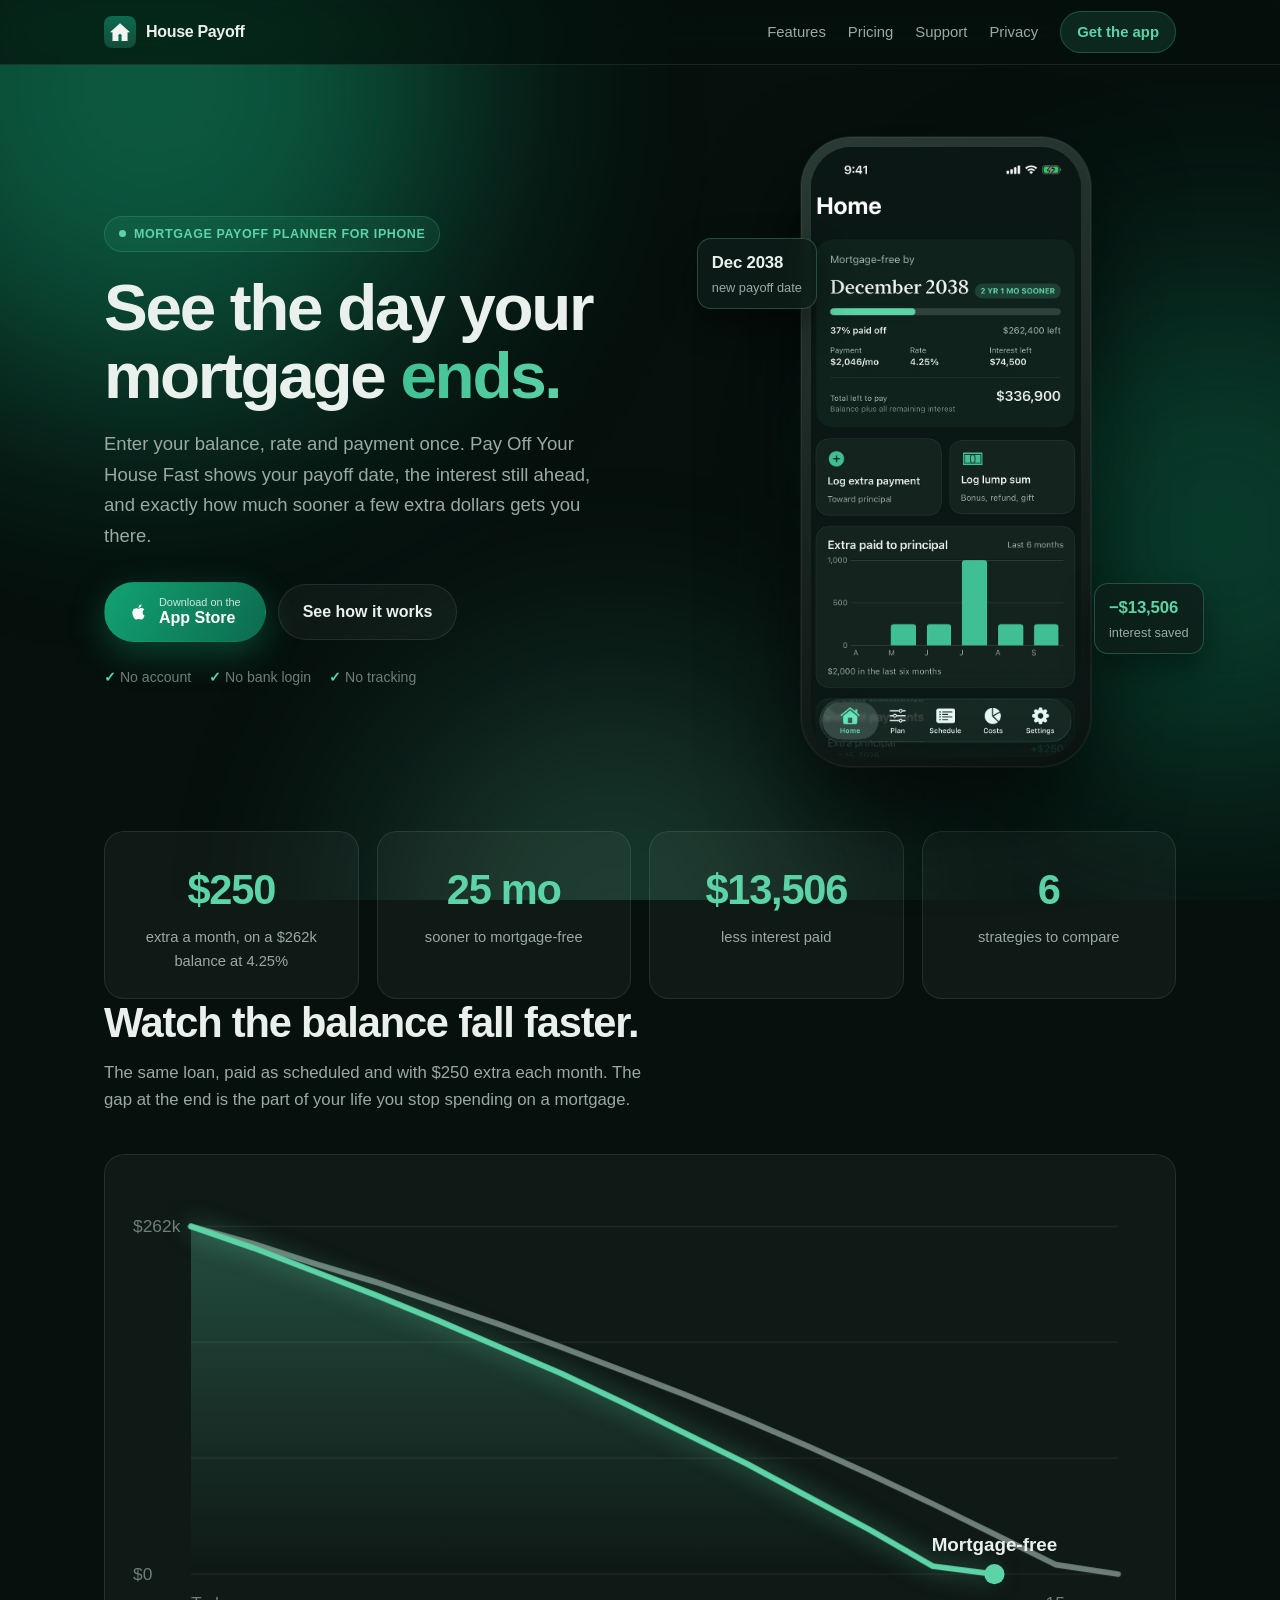
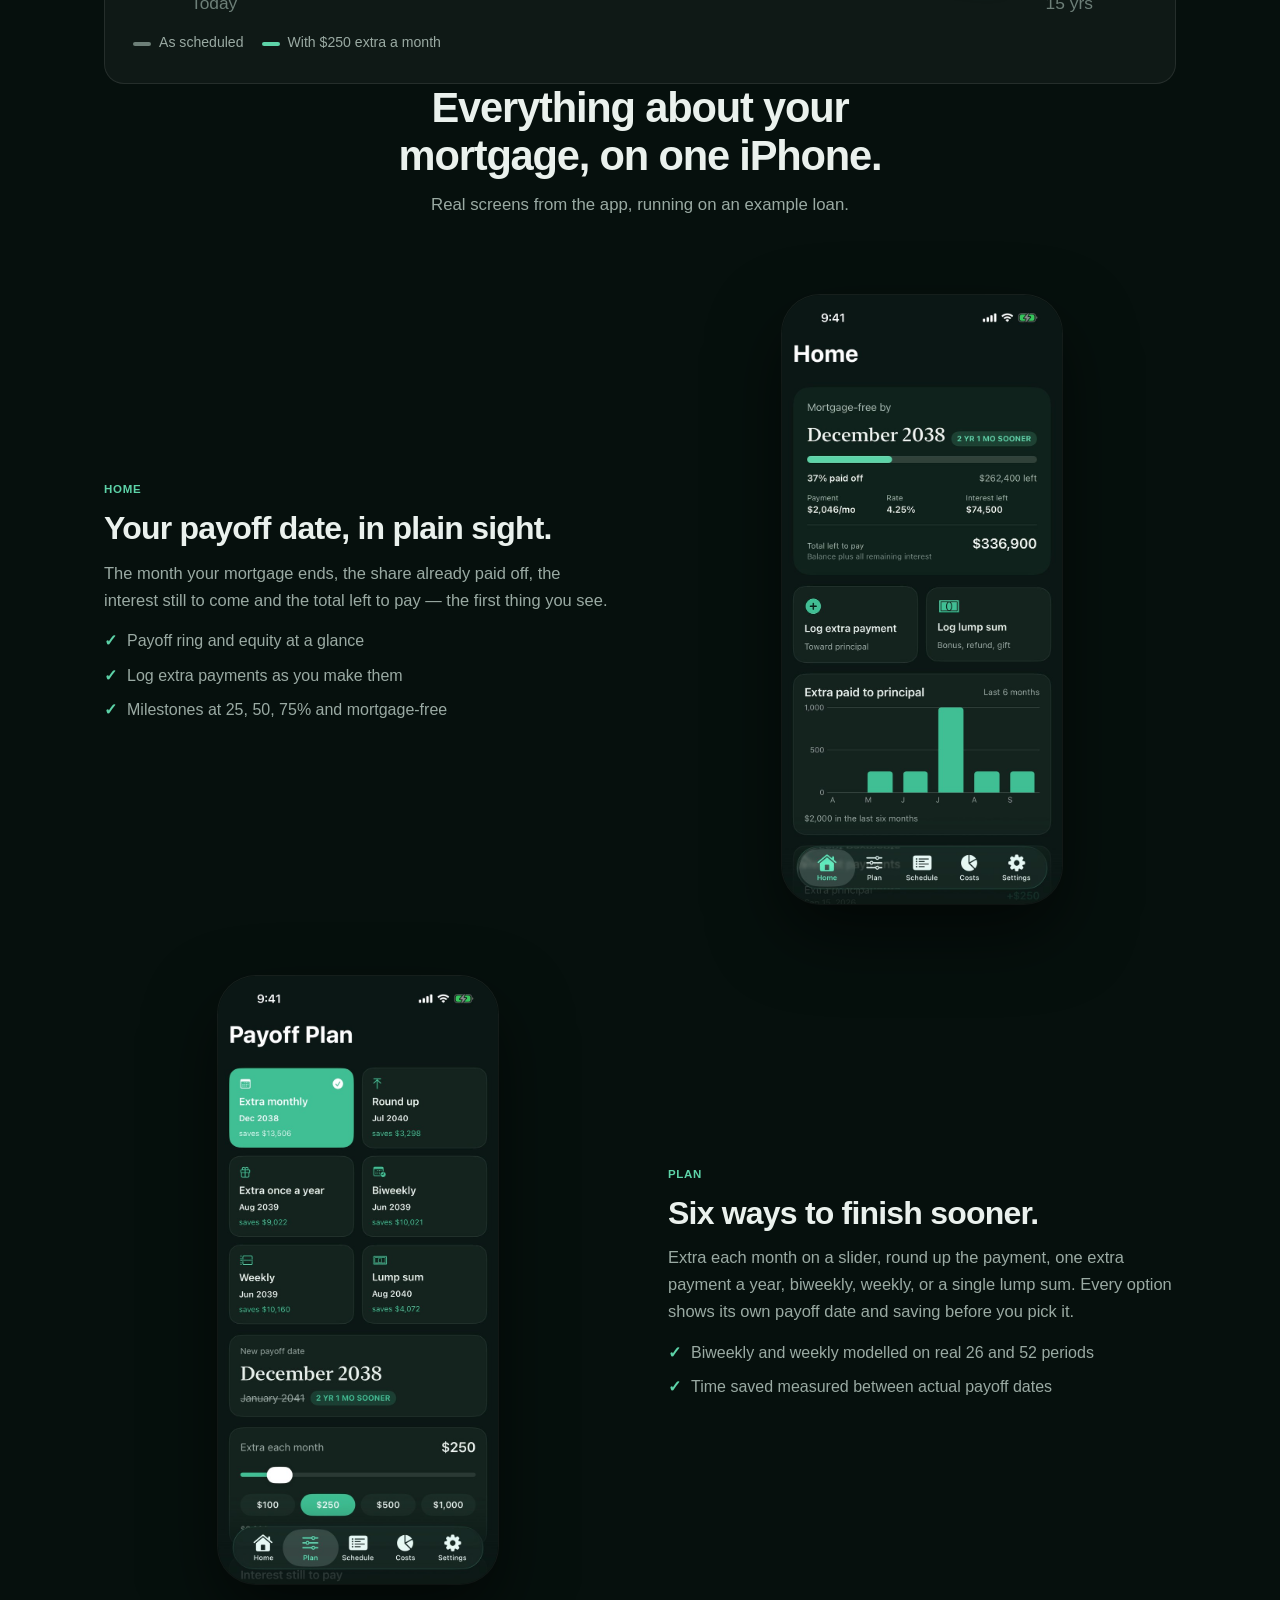
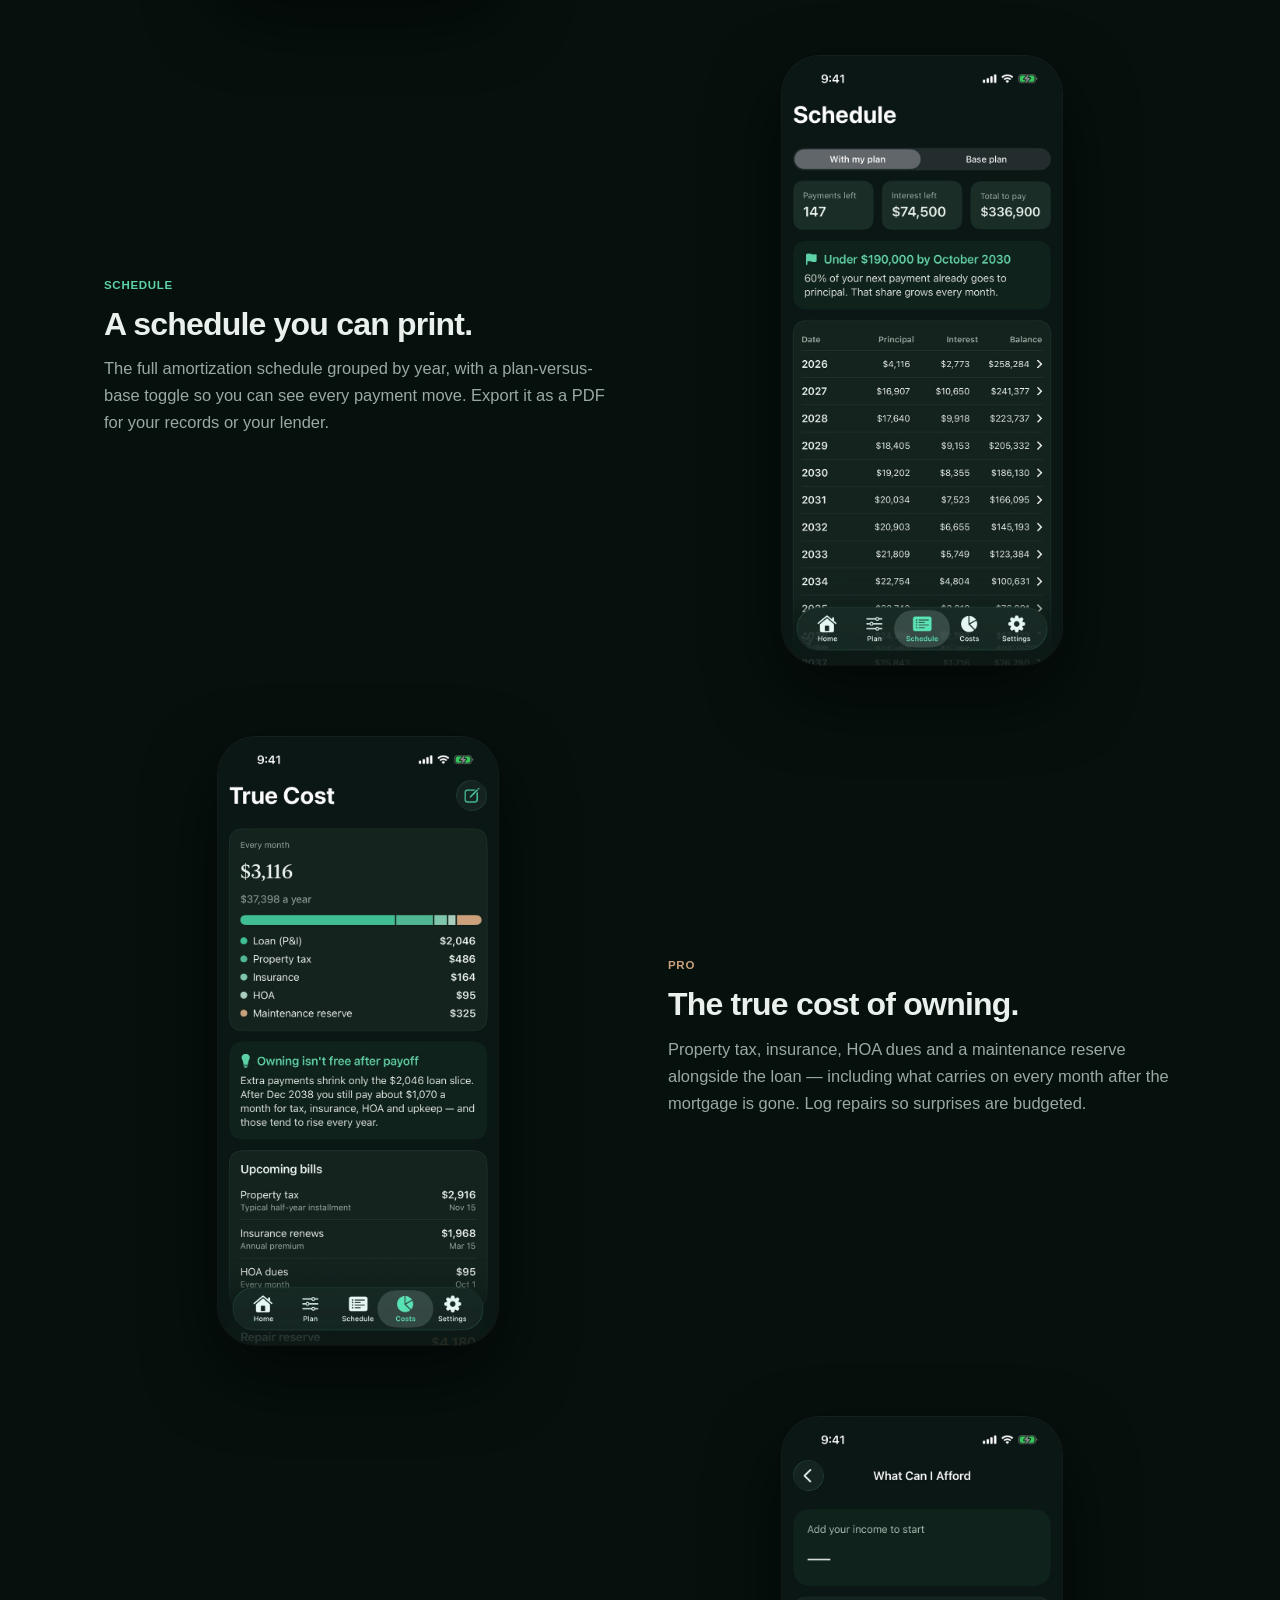
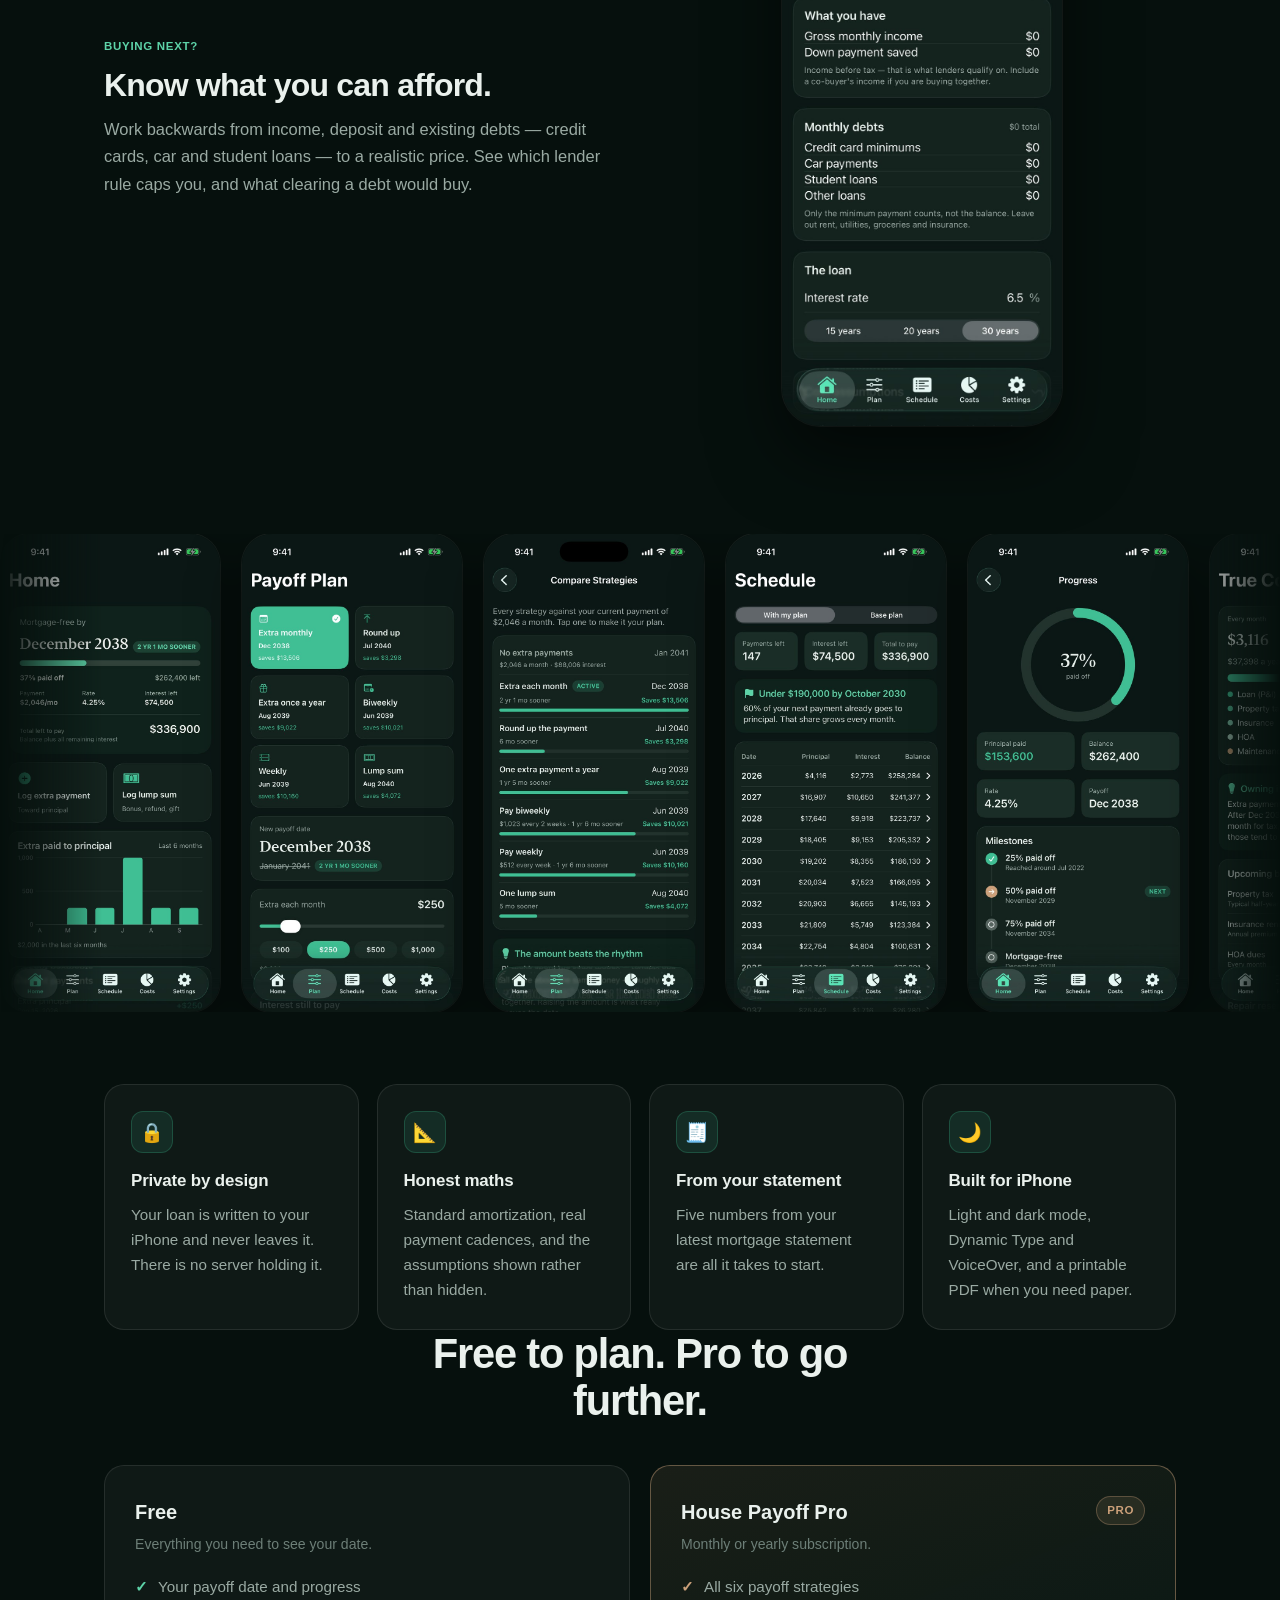
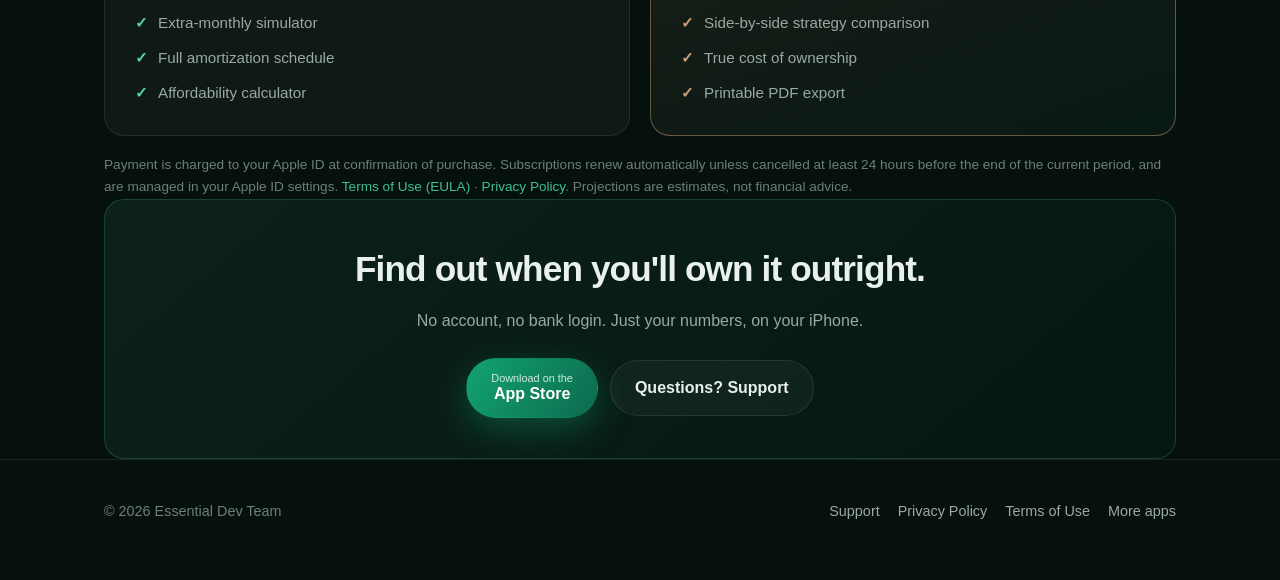
<file: index.html>
<!DOCTYPE html>
<html lang="en">
<head>
<meta charset="UTF-8">
<meta name="viewport" content="width=device-width, initial-scale=1.0, viewport-fit=cover">
<meta name="theme-color" content="#06100d">
<title>Pay Off Your House Fast — see the day your mortgage ends</title>
<meta name="description" content="A private mortgage payoff planner for iPhone. See your payoff date, compare six extra-payment strategies, print your amortization schedule and know the true cost of owning.">
<meta property="og:title" content="Pay Off Your House Fast">
<meta property="og:description" content="See the day your mortgage ends — and how much sooner a few extra dollars gets you there.">
<meta property="og:image" content="https://snrgwa-bot.github.io/house-payoff/assets/og.png">
<meta property="og:type" content="website">
<meta name="twitter:card" content="summary_large_image">
<meta name="apple-itunes-app" content="app-id=6810142825">
<link rel="icon" href="assets/icon.png">
<link rel="apple-touch-icon" href="assets/icon.png">
<link rel="stylesheet" href="style.css?v=2">
<script type="application/ld+json">
{"@context":"https://schema.org","@type":"SoftwareApplication","name":"Pay Off Your House Fast","operatingSystem":"iOS","applicationCategory":"FinanceApplication","offers":{"@type":"Offer","price":"0","priceCurrency":"USD"},"publisher":{"@type":"Organization","name":"Essential Dev Team","url":"https://essentialdevteam.com/"}}
</script>
</head>
<body>
<div class="aurora" aria-hidden="true"><span></span><span></span><span></span></div>

<nav class="nav">
  <div class="wrap nav-inner">
    <a class="brand" href="index.html"><img src="assets/icon.png" alt=""> House Payoff</a>
    <div class="nav-links">
      <a href="#features">Features</a>
      <a href="#pricing">Pricing</a>
      <a href="support.html">Support</a>
      <a href="privacy.html">Privacy</a>
      <a class="nav-cta" href="https://apps.apple.com/app/id6810142825">Get the app</a>
    </div>
  </div>
</nav>

<header class="hero">
  <div class="wrap hero-grid">
    <div class="reveal">
      <span class="eyebrow"><span class="dot"></span> Mortgage payoff planner for iPhone</span>
      <h1>See the day your mortgage <span class="grad">ends.</span></h1>
      <p class="lede">Enter your balance, rate and payment once. Pay Off Your House Fast shows your payoff date,
         the interest still ahead, and exactly how much sooner a few extra dollars gets you there.</p>
      <div class="cta-row">
        <a class="btn btn-primary" href="https://apps.apple.com/app/id6810142825">
          <svg viewBox="0 0 24 24" aria-hidden="true"><path d="M16.37 12.6c-.02-2.3 1.88-3.4 1.96-3.46-1.07-1.56-2.73-1.77-3.32-1.8-1.41-.14-2.76.83-3.47.83-.72 0-1.82-.81-3-.79-1.54.02-2.96.9-3.76 2.28-1.6 2.78-.41 6.9 1.15 9.15.76 1.1 1.67 2.34 2.86 2.3 1.15-.05 1.58-.74 2.97-.74 1.38 0 1.77.74 2.98.72 1.23-.02 2.01-1.12 2.77-2.23.87-1.28 1.23-2.52 1.25-2.58-.03-.01-2.4-.92-2.39-3.68zM14.1 5.84c.63-.77 1.06-1.83.94-2.89-.91.04-2.01.6-2.66 1.37-.58.67-1.1 1.76-.96 2.8 1.01.08 2.05-.52 2.68-1.28z"/></svg>
          <span><small>Download on the</small><b>App Store</b></span>
        </a>
        <a class="btn btn-ghost" href="#features">See how it works</a>
      </div>
      <div class="trust"><span>No account</span><span>No bank login</span><span>No tracking</span></div>
    </div>

    <div class="phone-stage reveal">
      <div class="float-chip a"><strong>Dec 2038</strong>new payoff date</div>
      <div class="phone">
        <div class="screen" id="rotator">
          <img class="on" src="assets/shots/home.jpg" alt="Home screen showing the payoff date, progress and total left to pay">
          <img src="assets/shots/plan.jpg" alt="Plan screen comparing payoff strategies" loading="lazy">
          <img src="assets/shots/schedule.jpg" alt="Amortization schedule grouped by year" loading="lazy">
          <img src="assets/shots/costs.jpg" alt="True cost of owning, with tax, insurance and HOA" loading="lazy">
        </div>
      </div>
      <div class="float-chip b"><strong>−$<span class="count" data-to="13506">0</span></strong>interest saved</div>
    </div>
  </div>
</header>

<section class="wrap" aria-label="An example">
  <div class="stats">
    <div class="stat reveal"><div class="num">$<span class="count" data-to="250">0</span></div><p>extra a month, on a $262k balance at 4.25%</p></div>
    <div class="stat reveal"><div class="num"><span class="count" data-to="25">0</span> mo</div><p>sooner to mortgage-free</p></div>
    <div class="stat reveal"><div class="num">$<span class="count" data-to="13506">0</span></div><p>less interest paid</p></div>
    <div class="stat reveal"><div class="num"><span class="count" data-to="6">0</span></div><p>strategies to compare</p></div>
  </div>
</section>

<section class="wrap">
  <div class="sec-head reveal">
    <h2>Watch the balance fall faster.</h2>
    <p>The same loan, paid as scheduled and with $250 extra each month. The gap at the end is the part of your
       life you stop spending on a mortgage.</p>
  </div>
  <div class="chart-card reveal" id="chart">
    <svg viewBox="0 0 700 300" role="img" aria-label="Chart: remaining balance falls to zero about two years sooner with extra payments">
      <defs>
        <linearGradient id="planFill" x1="0" y1="0" x2="0" y2="1">
          <stop offset="0" stop-color="#5dd3a8" stop-opacity=".28"/>
          <stop offset="1" stop-color="#5dd3a8" stop-opacity="0"/>
        </linearGradient>
      </defs>
      <g stroke="rgba(255,255,255,.06)">
        <line x1="40" y1="30" x2="680" y2="30"/><line x1="40" y1="110" x2="680" y2="110"/>
        <line x1="40" y1="190" x2="680" y2="190"/><line x1="40" y1="270" x2="680" y2="270"/>
      </g>
      <g fill="#6d7f78" font-size="12">
        <text x="0" y="34">$262k</text><text x="0" y="274">$0</text>
        <text x="40" y="294">Today</text><text x="630" y="294">15 yrs</text>
      </g>
      <path id="planArea" class="area-plan"/>
      <path id="basePath" class="line-base" pathLength="1000"/>
      <path id="planPath" class="line-plan" pathLength="1000"/>
      <g class="marker" id="marker">
        <circle r="7" fill="#5dd3a8"/>
        <text dy="-16" text-anchor="middle" fill="#eaf1ed" font-size="13" font-weight="700">Mortgage-free</text>
      </g>
    </svg>
    <div class="chart-legend">
      <span><i style="background:#6d7f78"></i>As scheduled</span>
      <span><i style="background:#5dd3a8"></i>With $250 extra a month</span>
    </div>
  </div>
</section>

<section id="features" class="wrap">
  <div class="sec-head center reveal">
    <h2>Everything about your mortgage, on one iPhone.</h2>
    <p>Real screens from the app, running on an example loan.</p>
  </div>

  <div class="feature reveal">
    <div class="shot"><img src="assets/shots/home.jpg" alt="Home screen" loading="lazy"></div>
    <div>
      <span class="tag">Home</span>
      <h3>Your payoff date, in plain sight.</h3>
      <p>The month your mortgage ends, the share already paid off, the interest still to come and the total
         left to pay &mdash; the first thing you see.</p>
      <ul class="ticks"><li>Payoff ring and equity at a glance</li><li>Log extra payments as you make them</li><li>Milestones at 25, 50, 75% and mortgage-free</li></ul>
    </div>
  </div>

  <div class="feature reveal">
    <div class="shot"><img src="assets/shots/plan.jpg" alt="Plan screen with payoff strategies" loading="lazy"></div>
    <div>
      <span class="tag">Plan</span>
      <h3>Six ways to finish sooner.</h3>
      <p>Extra each month on a slider, round up the payment, one extra payment a year, biweekly, weekly, or a
         single lump sum. Every option shows its own payoff date and saving before you pick it.</p>
      <ul class="ticks"><li>Biweekly and weekly modelled on real 26 and 52 periods</li><li>Time saved measured between actual payoff dates</li></ul>
    </div>
  </div>

  <div class="feature reveal">
    <div class="shot"><img src="assets/shots/schedule.jpg" alt="Amortization schedule" loading="lazy"></div>
    <div>
      <span class="tag">Schedule</span>
      <h3>A schedule you can print.</h3>
      <p>The full amortization schedule grouped by year, with a plan-versus-base toggle so you can see every
         payment move. Export it as a PDF for your records or your lender.</p>
    </div>
  </div>

  <div class="feature reveal">
    <div class="shot"><img src="assets/shots/costs.jpg" alt="True cost of owning" loading="lazy"></div>
    <div>
      <span class="tag pro">Pro</span>
      <h3>The true cost of owning.</h3>
      <p>Property tax, insurance, HOA dues and a maintenance reserve alongside the loan &mdash; including what
         carries on every month after the mortgage is gone. Log repairs so surprises are budgeted.</p>
    </div>
  </div>

  <div class="feature reveal">
    <div class="shot"><img src="assets/shots/afford.jpg" alt="Affordability calculator" loading="lazy"></div>
    <div>
      <span class="tag">Buying next?</span>
      <h3>Know what you can afford.</h3>
      <p>Work backwards from income, deposit and existing debts &mdash; credit cards, car and student loans
         &mdash; to a realistic price. See which lender rule caps you, and what clearing a debt would buy.</p>
    </div>
  </div>
</section>

<section aria-label="More screens">
  <div class="gallery reveal">
    <div class="gallery-track" id="gallery"></div>
  </div>
</section>

<section class="wrap">
  <div class="grid">
    <div class="card reveal"><div class="ico">🔒</div><h3>Private by design</h3><p>Your loan is written to your iPhone and never leaves it. There is no server holding it.</p></div>
    <div class="card reveal"><div class="ico">📐</div><h3>Honest maths</h3><p>Standard amortization, real payment cadences, and the assumptions shown rather than hidden.</p></div>
    <div class="card reveal"><div class="ico">🧾</div><h3>From your statement</h3><p>Five numbers from your latest mortgage statement are all it takes to start.</p></div>
    <div class="card reveal"><div class="ico">🌙</div><h3>Built for iPhone</h3><p>Light and dark mode, Dynamic Type and VoiceOver, and a printable PDF when you need paper.</p></div>
  </div>
</section>

<section id="pricing" class="wrap">
  <div class="sec-head center reveal">
    <h2>Free to plan. Pro to go further.</h2>
  </div>
  <div class="tiers">
    <div class="tier free reveal">
      <h3>Free</h3>
      <p class="note">Everything you need to see your date.</p>
      <ul>
        <li>Your payoff date and progress</li>
        <li>Extra-monthly simulator</li>
        <li>Full amortization schedule</li>
        <li>Affordability calculator</li>
      </ul>
    </div>
    <div class="tier pro reveal">
      <span class="badge">Pro</span>
      <h3>House Payoff Pro</h3>
      <p class="note">Monthly or yearly subscription.</p>
      <ul>
        <li>All six payoff strategies</li>
        <li>Side-by-side strategy comparison</li>
        <li>True cost of ownership</li>
        <li>Printable PDF export</li>
      </ul>
    </div>
  </div>
  <p class="fine reveal">Payment is charged to your Apple ID at confirmation of purchase. Subscriptions renew automatically unless
     cancelled at least 24 hours before the end of the current period, and are managed in your Apple ID settings.
     <a href="https://www.apple.com/legal/internet-services/itunes/dev/stdeula/">Terms of Use (EULA)</a> &middot;
     <a href="privacy.html">Privacy Policy</a>. Projections are estimates, not financial advice.</p>
</section>

<section class="wrap">
  <div class="strip reveal">
    <h2>Find out when you'll own it outright.</h2>
    <p>No account, no bank login. Just your numbers, on your iPhone.</p>
    <div class="cta-row">
      <a class="btn btn-primary" href="https://apps.apple.com/app/id6810142825"><span><small>Download on the</small><b>App Store</b></span></a>
      <a class="btn btn-ghost" href="support.html">Questions? Support</a>
    </div>
  </div>
</section>

<footer>
  <div class="wrap foot-row">
    <span>&copy; 2026 Essential Dev Team</span>
    <div class="links">
      <a href="support.html">Support</a>
      <a href="privacy.html">Privacy Policy</a>
      <a href="terms.html">Terms of Use</a>
      <a href="https://apps.apple.com/us/developer/dumitru-bumbu/id1868107712">More apps</a>
    </div>
  </div>
</footer>

<script src="site.js?v=2"></script>
</body>
</html>
</file>
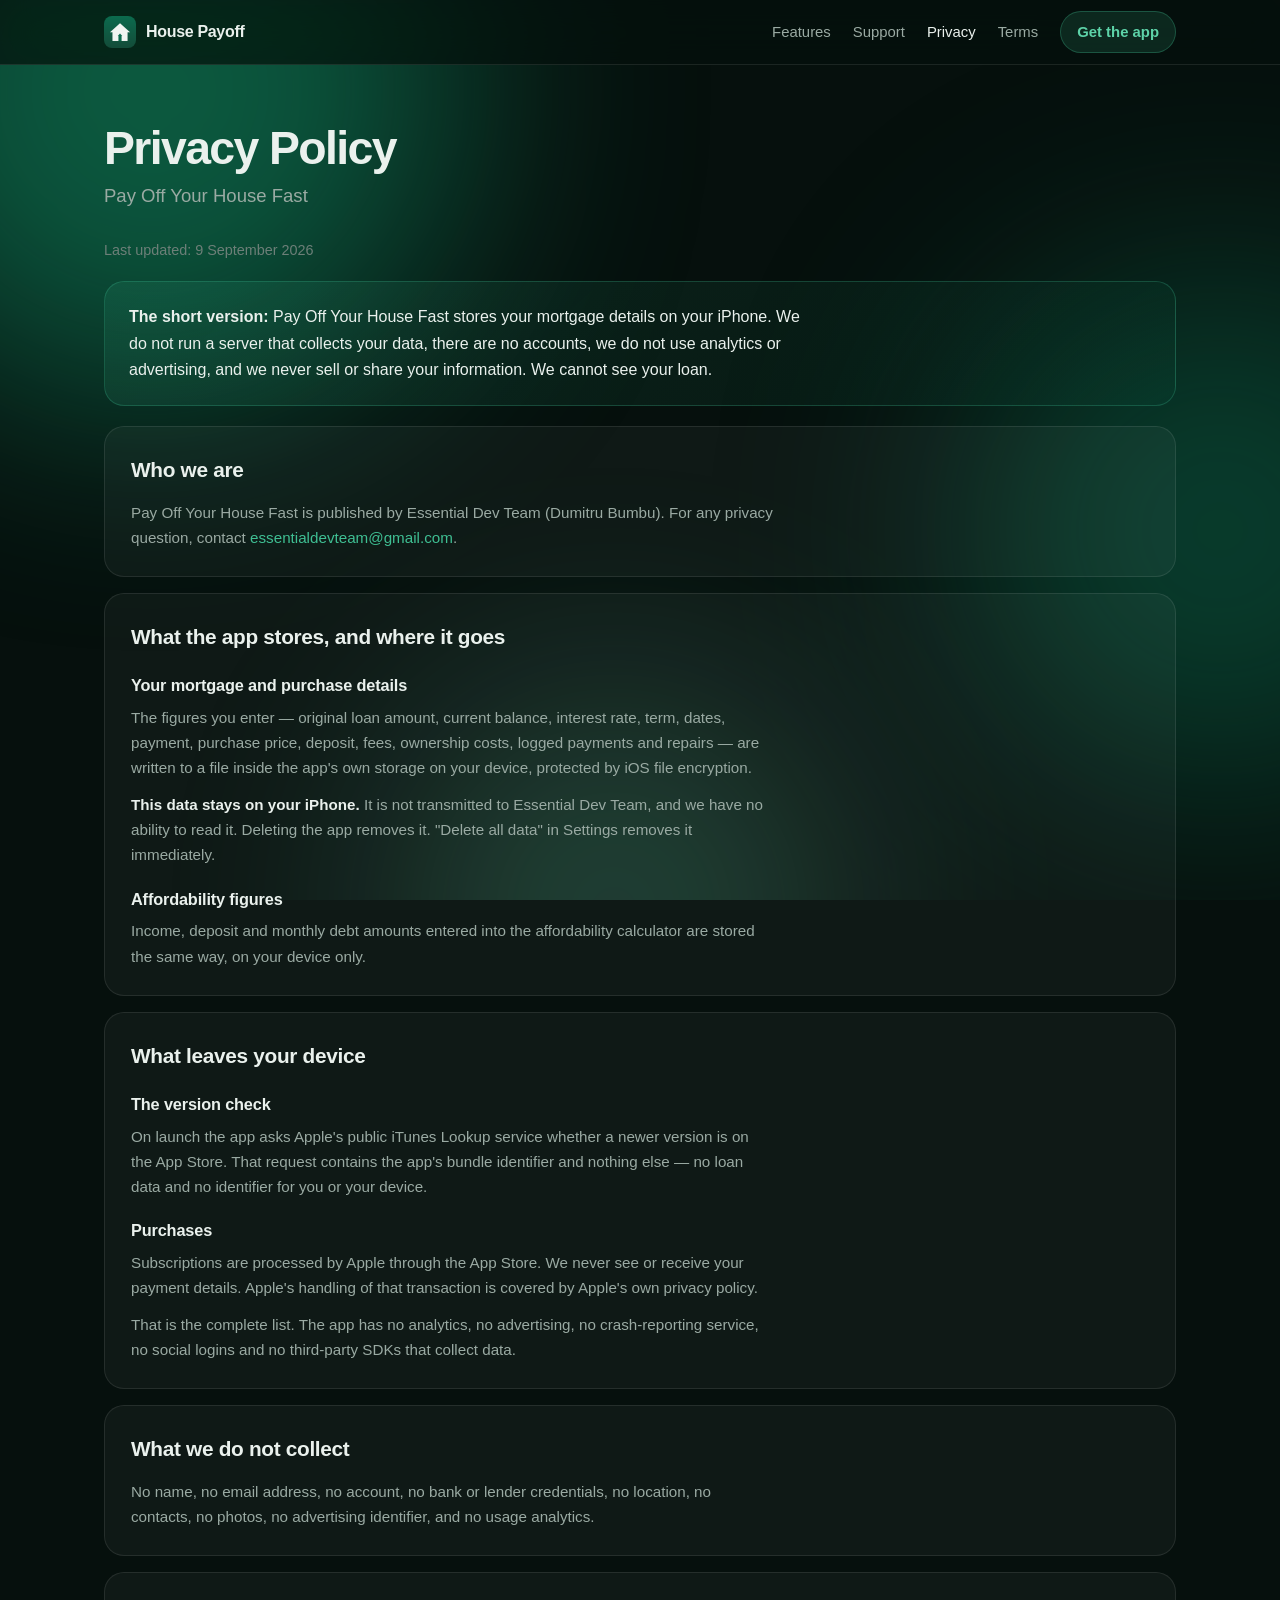
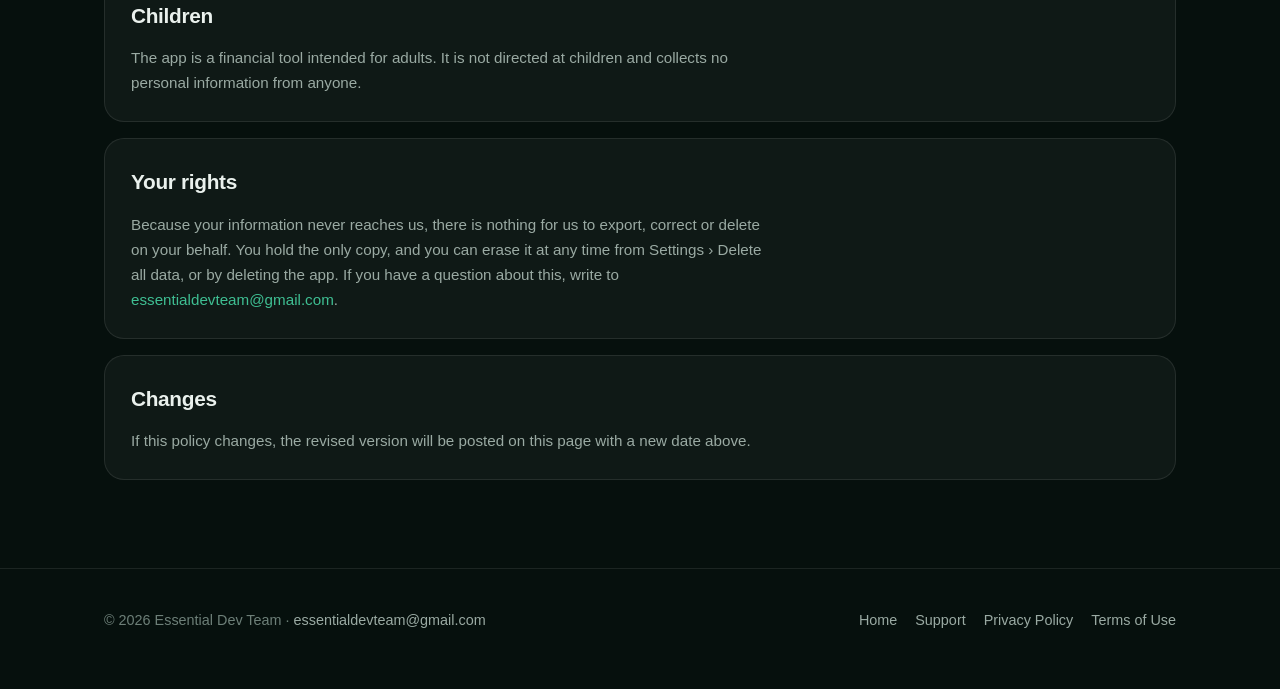
<file: privacy.html>
<!DOCTYPE html>
<html lang="en">
<head>
<meta charset="UTF-8">
<meta name="viewport" content="width=device-width, initial-scale=1.0">
<meta name="theme-color" content="#06100d">
<title>Privacy Policy — Pay Off Your House Fast</title>
<meta name="description" content="Pay Off Your House Fast keeps your mortgage details on your iPhone. No accounts, no analytics, no advertising.">
<link rel="icon" href="assets/icon.png">
<link rel="stylesheet" href="style.css?v=2">
</head>
<body>
<div class="aurora" aria-hidden="true"><span></span><span></span><span></span></div>
<nav class="nav">
  <div class="wrap nav-inner">
    <a class="brand" href="index.html"><img src="assets/icon.png" alt=""> House Payoff</a>
    <div class="nav-links">
      <a href="index.html#features">Features</a>
      <a href="support.html">Support</a>
      <a href="privacy.html" aria-current="page">Privacy</a>
      <a href="terms.html">Terms</a>
      <a class="nav-cta" href="https://apps.apple.com/app/id6810142825">Get the app</a>
    </div>
  </div>
</nav>
<header class="doc">
  <div class="wrap reveal">
    <h1>Privacy Policy</h1>
    <p class="lede">Pay Off Your House Fast</p>
  </div>
</header>

<div class="wrap doc-body">
  <p class="updated">Last updated: 9 September 2026</p>

  <div class="callout">
    <p><strong>The short version:</strong> Pay Off Your House Fast stores your mortgage details on your
    iPhone. We do not run a server that collects your data, there are no accounts, we do not use
    analytics or advertising, and we never sell or share your information. We cannot see your loan.</p>
  </div>

  <div class="card">
    <h2>Who we are</h2>
    <p>Pay Off Your House Fast is published by Essential Dev Team (Dumitru Bumbu). For any privacy
       question, contact <a href="mailto:essentialdevteam@gmail.com">essentialdevteam@gmail.com</a>.</p>
  </div>

  <div class="card">
    <h2>What the app stores, and where it goes</h2>
    <h3>Your mortgage and purchase details</h3>
    <p>The figures you enter &mdash; original loan amount, current balance, interest rate, term, dates,
       payment, purchase price, deposit, fees, ownership costs, logged payments and repairs &mdash; are
       written to a file inside the app's own storage on your device, protected by iOS file encryption.</p>
    <p><strong>This data stays on your iPhone.</strong> It is not transmitted to Essential Dev Team, and we
       have no ability to read it. Deleting the app removes it. "Delete all data" in Settings removes it
       immediately.</p>
    <h3>Affordability figures</h3>
    <p>Income, deposit and monthly debt amounts entered into the affordability calculator are stored the
       same way, on your device only.</p>
  </div>

  <div class="card">
    <h2>What leaves your device</h2>
    <h3>The version check</h3>
    <p>On launch the app asks Apple's public iTunes Lookup service whether a newer version is on the App
       Store. That request contains the app's bundle identifier and nothing else &mdash; no loan data and
       no identifier for you or your device.</p>
    <h3>Purchases</h3>
    <p>Subscriptions are processed by Apple through the App Store. We never see or receive your payment
       details. Apple's handling of that transaction is covered by Apple's own privacy policy.</p>
    <p>That is the complete list. The app has no analytics, no advertising, no crash-reporting service,
       no social logins and no third-party SDKs that collect data.</p>
  </div>

  <div class="card">
    <h2>What we do not collect</h2>
    <p>No name, no email address, no account, no bank or lender credentials, no location, no contacts,
       no photos, no advertising identifier, and no usage analytics.</p>
  </div>

  <div class="card">
    <h2>Children</h2>
    <p>The app is a financial tool intended for adults. It is not directed at children and collects no
       personal information from anyone.</p>
  </div>

  <div class="card">
    <h2>Your rights</h2>
    <p>Because your information never reaches us, there is nothing for us to export, correct or delete on
       your behalf. You hold the only copy, and you can erase it at any time from Settings &rsaquo; Delete
       all data, or by deleting the app. If you have a question about this, write to
       <a href="mailto:essentialdevteam@gmail.com">essentialdevteam@gmail.com</a>.</p>
  </div>

  <div class="card">
    <h2>Changes</h2>
    <p>If this policy changes, the revised version will be posted on this page with a new date above.</p>
  </div>
</div>
<footer>
  <div class="wrap foot-row">
    <span>&copy; 2026 Essential Dev Team &middot; <a href="mailto:essentialdevteam@gmail.com">essentialdevteam@gmail.com</a></span>
    <div class="links">
      <a href="index.html">Home</a>
      <a href="support.html">Support</a>
      <a href="privacy.html">Privacy Policy</a>
      <a href="terms.html">Terms of Use</a>
    </div>
  </div>
</footer>
<script src="site.js?v=2"></script>
</body>
</html>
</file>
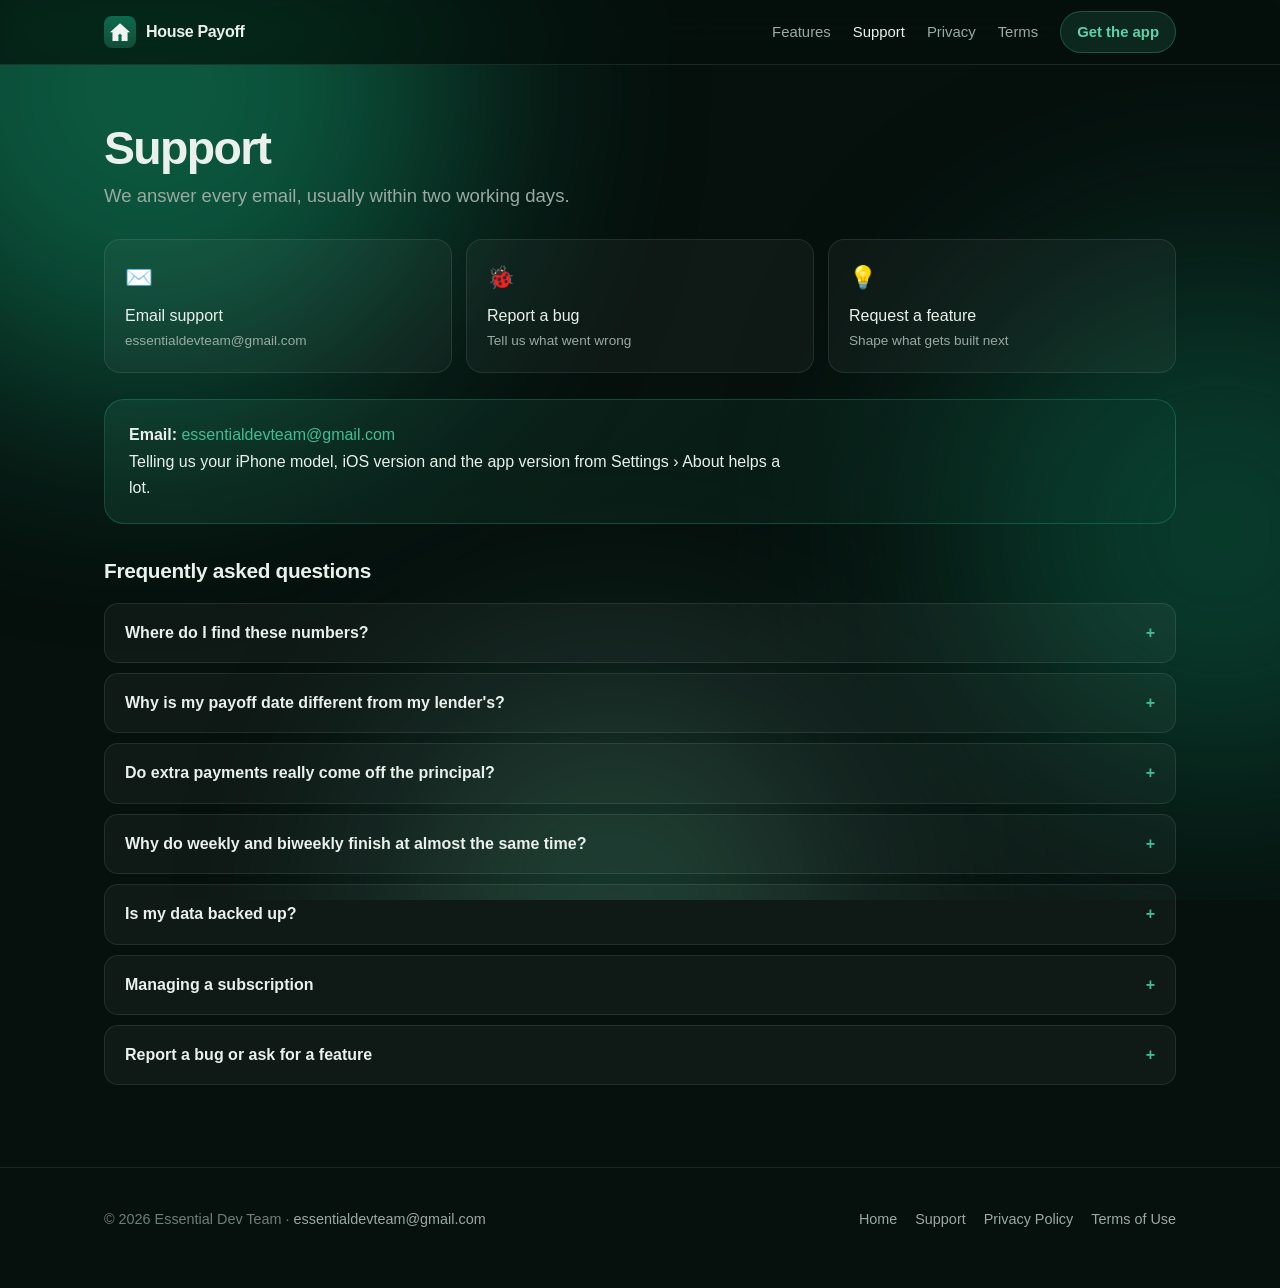
<file: support.html>
<!DOCTYPE html>
<html lang="en">
<head>
<meta charset="UTF-8">
<meta name="viewport" content="width=device-width, initial-scale=1.0">
<meta name="theme-color" content="#06100d">
<title>Support — Pay Off Your House Fast</title>
<meta name="description" content="Help, frequently asked questions and contact details for the Pay Off Your House Fast iPhone app.">
<link rel="icon" href="assets/icon.png">
<link rel="stylesheet" href="style.css?v=2">
</head>
<body>
<div class="aurora" aria-hidden="true"><span></span><span></span><span></span></div>
<nav class="nav">
  <div class="wrap nav-inner">
    <a class="brand" href="index.html"><img src="assets/icon.png" alt=""> House Payoff</a>
    <div class="nav-links">
      <a href="index.html#features">Features</a>
      <a href="support.html" aria-current="page">Support</a>
      <a href="privacy.html">Privacy</a>
      <a href="terms.html">Terms</a>
      <a class="nav-cta" href="https://apps.apple.com/app/id6810142825">Get the app</a>
    </div>
  </div>
</nav>
<header class="doc">
  <div class="wrap reveal">
    <h1>Support</h1>
    <p class="lede">We answer every email, usually within two working days.</p>
  </div>
</header>

<div class="wrap doc-body">
  <div class="contact-grid">
    <a href="mailto:essentialdevteam@gmail.com?subject=Pay%20Off%20House%20Support"><span>✉️</span>Email support<small>essentialdevteam@gmail.com</small></a>
    <a href="mailto:essentialdevteam@gmail.com?subject=Pay%20Off%20House%20Bug%20Report"><span>🐞</span>Report a bug<small>Tell us what went wrong</small></a>
    <a href="mailto:essentialdevteam@gmail.com?subject=Pay%20Off%20House%20Feature%20Request"><span>💡</span>Request a feature<small>Shape what gets built next</small></a>
  </div>

  <div class="callout">
    <p><strong>Email:</strong> <a href="mailto:essentialdevteam@gmail.com">essentialdevteam@gmail.com</a><br>
    Telling us your iPhone model, iOS version and the app version from Settings &rsaquo; About helps a lot.</p>
  </div>

  <h2 class="reveal" style="margin:30px 0 14px">Frequently asked questions</h2>
  <details class="reveal">
    <summary>Where do I find these numbers?</summary>
    <p>Your latest mortgage statement has all of them: the original loan amount, the balance today, the
       interest rate, the term and your principal-and-interest payment. If your statement shows a larger
       payment that includes escrow for tax and insurance, enter only the principal and interest part,
       and put the rest under Costs.</p>
  </details>

  <details class="reveal">
    <summary>Why is my payoff date different from my lender's?</summary>
    <p>The app projects forward from the balance you enter, at a fixed rate, assuming payments arrive on
       schedule. A lender's figure can differ because of the exact day interest is applied, a rate that
       adjusts, escrow shortfalls, or fees. Always confirm a real payoff figure with your lender.</p>
  </details>

  <details class="reveal">
    <summary>Do extra payments really come off the principal?</summary>
    <p>Only if your servicer applies them that way. Some hold extra money towards the next scheduled
       payment instead, and some hold half-payments in a suspense account until the rest arrives. Mark
       extra payments "apply to principal" and check your next statement.</p>
  </details>

  <details class="reveal">
    <summary>Why do weekly and biweekly finish at almost the same time?</summary>
    <p>Because they move nearly the same money. Twenty-six half payments and fifty-two quarter payments
       both add up to thirteen monthly payments a year instead of twelve. Raising the amount is what
       really moves the date.</p>
  </details>

  <details class="reveal">
    <summary>Is my data backed up?</summary>
    <p>Your loan is stored on your iPhone and is included in your normal encrypted iPhone backup. It is
       not stored on any server of ours, so if you delete the app without a backup, the figures are gone.</p>
  </details>

  <details class="reveal">
    <summary>Managing a subscription</summary>
    <p>Subscriptions are billed by Apple. To view, change or cancel one, open the iOS Settings app, tap
       your name, then Subscriptions. Cancelling at least 24 hours before the period ends stops the next
       charge; access continues until the period is over. "Restore purchases" in the app's Settings
       re-applies a purchase on a new device.</p>
  </details>

  <details class="reveal">
    <summary>Report a bug or ask for a feature</summary>
    <p>Both are in the app under Settings &rsaquo; Help &amp; Support, which opens a pre-addressed email.
       Feature requests genuinely shape what gets built next.</p>
  </details>
</div>
<footer>
  <div class="wrap foot-row">
    <span>&copy; 2026 Essential Dev Team &middot; <a href="mailto:essentialdevteam@gmail.com">essentialdevteam@gmail.com</a></span>
    <div class="links">
      <a href="index.html">Home</a>
      <a href="support.html">Support</a>
      <a href="privacy.html">Privacy Policy</a>
      <a href="terms.html">Terms of Use</a>
    </div>
  </div>
</footer>
<script src="site.js?v=2"></script>
</body>
</html>
</file>
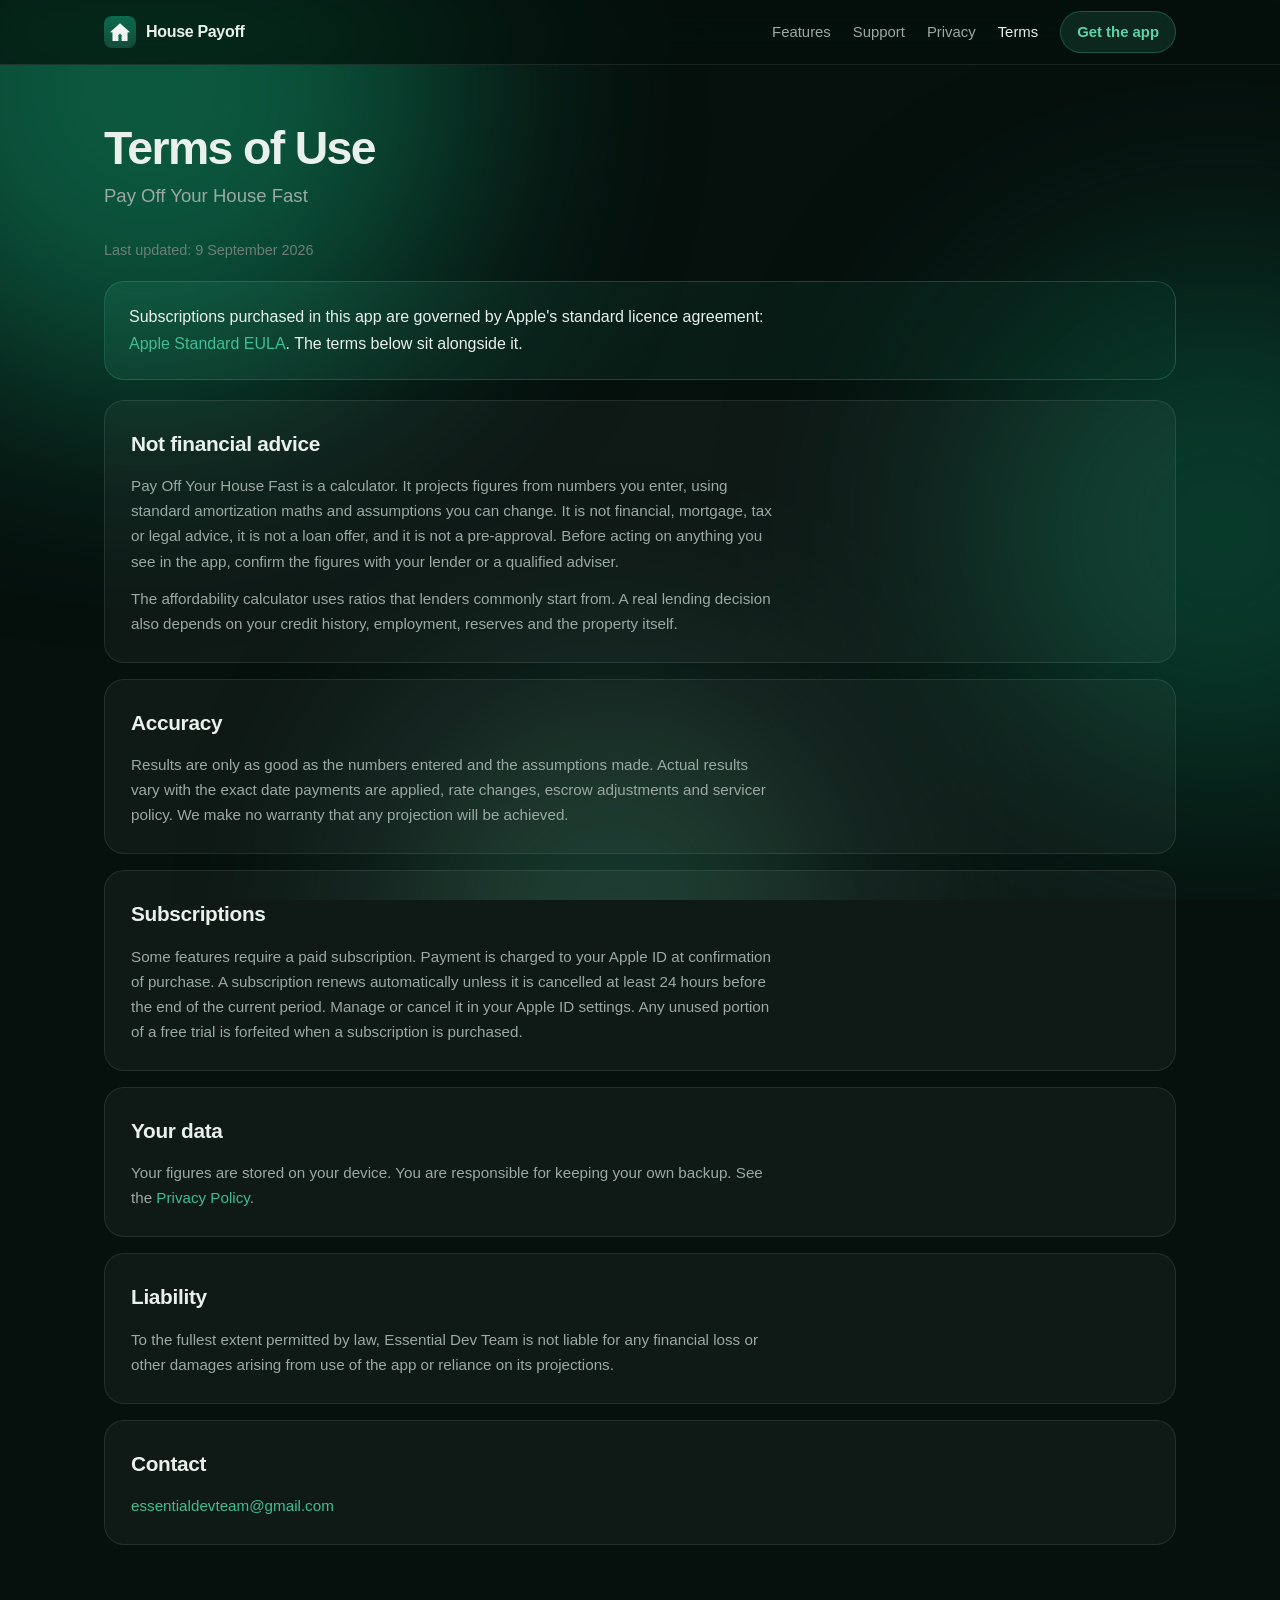
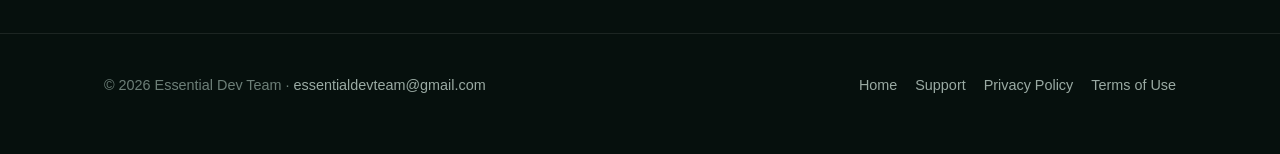
<file: terms.html>
<!DOCTYPE html>
<html lang="en">
<head>
<meta charset="UTF-8">
<meta name="viewport" content="width=device-width, initial-scale=1.0">
<meta name="theme-color" content="#06100d">
<title>Terms of Use — Pay Off Your House Fast</title>
<meta name="description" content="Terms of use for the Pay Off Your House Fast iPhone app.">
<link rel="icon" href="assets/icon.png">
<link rel="stylesheet" href="style.css?v=2">
</head>
<body>
<div class="aurora" aria-hidden="true"><span></span><span></span><span></span></div>
<nav class="nav">
  <div class="wrap nav-inner">
    <a class="brand" href="index.html"><img src="assets/icon.png" alt=""> House Payoff</a>
    <div class="nav-links">
      <a href="index.html#features">Features</a>
      <a href="support.html">Support</a>
      <a href="privacy.html">Privacy</a>
      <a href="terms.html" aria-current="page">Terms</a>
      <a class="nav-cta" href="https://apps.apple.com/app/id6810142825">Get the app</a>
    </div>
  </div>
</nav>
<header class="doc">
  <div class="wrap reveal">
    <h1>Terms of Use</h1>
    <p class="lede">Pay Off Your House Fast</p>
  </div>
</header>

<div class="wrap doc-body">
  <p class="updated">Last updated: 9 September 2026</p>

  <div class="callout">
    <p>Subscriptions purchased in this app are governed by Apple's standard licence agreement:
       <a href="https://www.apple.com/legal/internet-services/itunes/dev/stdeula/">Apple Standard EULA</a>.
       The terms below sit alongside it.</p>
  </div>

  <div class="card">
    <h2>Not financial advice</h2>
    <p>Pay Off Your House Fast is a calculator. It projects figures from numbers you enter, using standard
       amortization maths and assumptions you can change. It is not financial, mortgage, tax or legal
       advice, it is not a loan offer, and it is not a pre-approval. Before acting on anything you see in
       the app, confirm the figures with your lender or a qualified adviser.</p>
    <p>The affordability calculator uses ratios that lenders commonly start from. A real lending decision
       also depends on your credit history, employment, reserves and the property itself.</p>
  </div>

  <div class="card">
    <h2>Accuracy</h2>
    <p>Results are only as good as the numbers entered and the assumptions made. Actual results vary with
       the exact date payments are applied, rate changes, escrow adjustments and servicer policy. We make
       no warranty that any projection will be achieved.</p>
  </div>

  <div class="card">
    <h2>Subscriptions</h2>
    <p>Some features require a paid subscription. Payment is charged to your Apple ID at confirmation of
       purchase. A subscription renews automatically unless it is cancelled at least 24 hours before the
       end of the current period. Manage or cancel it in your Apple ID settings. Any unused portion of a
       free trial is forfeited when a subscription is purchased.</p>
  </div>

  <div class="card">
    <h2>Your data</h2>
    <p>Your figures are stored on your device. You are responsible for keeping your own backup. See the
       <a href="privacy.html">Privacy Policy</a>.</p>
  </div>

  <div class="card">
    <h2>Liability</h2>
    <p>To the fullest extent permitted by law, Essential Dev Team is not liable for any financial loss or
       other damages arising from use of the app or reliance on its projections.</p>
  </div>

  <div class="card">
    <h2>Contact</h2>
    <p><a href="mailto:essentialdevteam@gmail.com">essentialdevteam@gmail.com</a></p>
  </div>
</div>
<footer>
  <div class="wrap foot-row">
    <span>&copy; 2026 Essential Dev Team &middot; <a href="mailto:essentialdevteam@gmail.com">essentialdevteam@gmail.com</a></span>
    <div class="links">
      <a href="index.html">Home</a>
      <a href="support.html">Support</a>
      <a href="privacy.html">Privacy Policy</a>
      <a href="terms.html">Terms of Use</a>
    </div>
  </div>
</footer>
<script src="site.js?v=2"></script>
</body>
</html>
</file>
<file: style.css>
/* House Payoff — dark emerald, matches the app's Theme.swift palette. */

*, *::before, *::after { margin: 0; padding: 0; box-sizing: border-box; }

:root {
  --brand: #3fbf93;
  --brand-deep: #0c6b4e;
  --green: #5dd3a8;
  --warm: #cba07a;
  --ink: #eaf1ed;
  --muted: #9aaaa3;
  --faint: #6d7f78;
  --bg: #0b1714;
  --bg-deep: #06100d;
  --card: rgba(255, 255, 255, 0.04);
  --line: rgba(255, 255, 255, 0.09);
  --glow: rgba(63, 191, 147, 0.35);
  --radius: 20px;
}

html { scroll-behavior: smooth; -webkit-text-size-adjust: 100%; }

body {
  font-family: -apple-system, BlinkMacSystemFont, 'SF Pro Display', 'Segoe UI', Roboto, sans-serif;
  background: var(--bg-deep);
  color: var(--ink);
  line-height: 1.65;
  -webkit-font-smoothing: antialiased;
  overflow-x: hidden;
}

/* Drifting aurora, the same emerald light the onboarding uses. */
.aurora { position: fixed; inset: 0; z-index: -1; overflow: hidden; pointer-events: none; }
.aurora span {
  position: absolute; border-radius: 50%; filter: blur(120px); opacity: .5;
  animation: drift 26s ease-in-out infinite alternate;
}
.aurora span:nth-child(1) { width: 620px; height: 620px; background: #12a273; top: -220px; left: -160px; }
.aurora span:nth-child(2) { width: 520px; height: 520px; background: #0c6b4e; top: 30%; right: -200px; animation-duration: 32s; animation-delay: -8s; }
.aurora span:nth-child(3) { width: 460px; height: 460px; background: #5dd3a8; bottom: -240px; left: 30%; opacity: .22; animation-duration: 38s; }
@keyframes drift {
  0%   { transform: translate(0, 0) scale(1); }
  50%  { transform: translate(60px, 40px) scale(1.08); }
  100% { transform: translate(-40px, 70px) scale(.96); }
}

a { color: var(--brand); text-decoration: none; }
a:hover { text-decoration: underline; }

.wrap { max-width: 1120px; margin: 0 auto; padding: 0 24px; }

/* ---------- nav ---------- */
.nav {
  position: sticky; top: 0; z-index: 50;
  backdrop-filter: saturate(180%) blur(18px);
  -webkit-backdrop-filter: saturate(180%) blur(18px);
  background: rgba(6, 16, 13, 0.72);
  border-bottom: 1px solid var(--line);
}
.nav-inner { display: flex; align-items: center; gap: 18px; height: 64px; }
.brand { display: flex; align-items: center; gap: 10px; font-weight: 700; letter-spacing: -0.02em; color: var(--ink); }
.brand:hover { text-decoration: none; }
.brand img { width: 32px; height: 32px; border-radius: 8px; }
.nav-links { margin-left: auto; display: flex; gap: 22px; font-size: 0.93rem; align-items: center; }
.nav-links a { color: var(--muted); }
.nav-links a:hover, .nav-links a[aria-current] { color: var(--ink); text-decoration: none; }
.nav-cta { padding: 8px 16px; border-radius: 999px; background: rgba(63,191,147,.14); border: 1px solid rgba(63,191,147,.3); color: var(--green) !important; font-weight: 600; }
@media (max-width: 720px) { .nav-links a:not(.nav-cta) { display: none; } }

/* ---------- hero ---------- */
.hero { padding: 72px 0 64px; }
.hero-grid { display: grid; grid-template-columns: 1.1fr 0.9fr; gap: 48px; align-items: center; }
@media (max-width: 900px) { .hero-grid { grid-template-columns: 1fr; gap: 48px; text-align: center; } .hero .lede { margin-left: auto; margin-right: auto; } .cta-row, .trust { justify-content: center; } }

.eyebrow {
  display: inline-flex; align-items: center; gap: 8px;
  font-size: 0.78rem; font-weight: 650; letter-spacing: 0.05em; text-transform: uppercase;
  color: var(--green); background: rgba(63, 191, 147, 0.10);
  border: 1px solid rgba(63, 191, 147, 0.26);
  padding: 7px 14px; border-radius: 999px; margin-bottom: 22px;
}
.dot { width: 7px; height: 7px; border-radius: 50%; background: var(--green); animation: blink 1.8s ease-in-out infinite; }
@keyframes blink { 0%,100% { opacity: 1 } 50% { opacity: .25 } }

h1 { font-size: clamp(2.5rem, 6vw, 4.1rem); line-height: 1.03; font-weight: 800; letter-spacing: -0.035em; margin-bottom: 20px; }
.grad {
  background: linear-gradient(110deg, var(--brand) 0%, var(--green) 45%, #b8f0d8 55%, var(--green) 65%, var(--brand) 100%);
  background-size: 250% 100%;
  -webkit-background-clip: text; background-clip: text; color: transparent;
  animation: shimmer 6s ease-in-out infinite;
}
@keyframes shimmer { 0%,100% { background-position: 100% 0; } 50% { background-position: 0 0; } }
.lede { font-size: 1.16rem; color: var(--muted); max-width: 50ch; margin-bottom: 30px; }

.cta-row { display: flex; flex-wrap: wrap; gap: 12px; align-items: center; }
.btn {
  display: inline-flex; align-items: center; gap: 10px;
  padding: 14px 24px; border-radius: 999px; font-weight: 650; font-size: 1rem;
  border: 1px solid transparent; transition: transform .15s ease, box-shadow .2s ease;
}
.btn:hover { text-decoration: none; transform: translateY(-2px); }
.btn-primary { background: linear-gradient(120deg, #12a273, var(--brand-deep)); color: #fff; box-shadow: 0 12px 34px rgba(18,162,115,.35); }
.btn-primary:hover { box-shadow: 0 16px 44px rgba(18,162,115,.5); }
.btn-primary svg { width: 20px; height: 20px; fill: currentColor; }
.btn-primary small { display: block; font-size: .68rem; font-weight: 500; opacity: .8; line-height: 1; }
.btn-primary b { display: block; line-height: 1.2; }
.btn-ghost { background: var(--card); border-color: var(--line); color: var(--ink); }

.trust { margin-top: 24px; font-size: 0.88rem; color: var(--faint); display: flex; flex-wrap: wrap; gap: 18px; }
.trust span::before { content: '✓ '; color: var(--green); font-weight: 700; }

/* ---------- phone with rotating real screenshots ---------- */
.phone-stage { position: relative; display: grid; place-items: center; }
.phone-stage::before {
  content: ''; position: absolute; width: 70%; aspect-ratio: 1; border-radius: 50%;
  background: radial-gradient(circle, var(--glow), transparent 68%); filter: blur(30px);
  animation: pulse 5s ease-in-out infinite;
}
@keyframes pulse { 0%,100% { transform: scale(1); opacity: .8 } 50% { transform: scale(1.12); opacity: 1 } }
.phone {
  position: relative; width: 290px; aspect-ratio: 1206 / 2622;
  border-radius: 50px; padding: 10px;
  background: linear-gradient(160deg, #2a3a34, #0a1210);
  box-shadow: 0 40px 90px rgba(0,0,0,.6), 0 0 0 1px rgba(255,255,255,.08), inset 0 0 0 1px rgba(255,255,255,.05);
  animation: float 7s ease-in-out infinite;
}
@keyframes float { 0%,100% { transform: translateY(0) rotate(-1deg); } 50% { transform: translateY(-14px) rotate(1deg); } }
.screen { position: relative; height: 100%; border-radius: 41px; overflow: hidden; background: var(--bg); }
.screen img {
  position: absolute; inset: 0; width: 100%; height: 100%; object-fit: cover;
  opacity: 0; transform: scale(1.04); transition: opacity .9s ease, transform 1.2s ease;
}
.screen img.on { opacity: 1; transform: none; }
.float-chip {
  position: absolute; z-index: 3; padding: 10px 14px; border-radius: 14px;
  background: rgba(14, 30, 25, .82); border: 1px solid rgba(93,211,168,.28);
  backdrop-filter: blur(14px); -webkit-backdrop-filter: blur(14px);
  box-shadow: 0 14px 34px rgba(0,0,0,.4); font-size: .8rem; color: var(--muted); text-align: left;
  animation: float 6s ease-in-out infinite;
}
.float-chip strong { display: block; color: var(--ink); font-size: 1.05rem; letter-spacing: -.01em; }
.float-chip.a { top: 16%; left: -4%; animation-delay: -2s; }
.float-chip.b { bottom: 18%; right: -6%; animation-delay: -4s; }
.float-chip.b strong { color: var(--green); }
@media (max-width: 480px) { .float-chip.a { left: 0; } .float-chip.b { right: 0; } }

/* ---------- stats ---------- */
.stats { display: grid; grid-template-columns: repeat(auto-fit, minmax(200px, 1fr)); gap: 18px; }
.stat { padding: 24px; border-radius: var(--radius); background: var(--card); border: 1px solid var(--line); text-align: center; }
.stat .num { font-size: clamp(2rem, 4vw, 2.6rem); font-weight: 800; letter-spacing: -.03em; color: var(--green); font-variant-numeric: tabular-nums; }
.stat p { color: var(--muted); font-size: .92rem; }

/* ---------- sections ---------- */
section { padding: 72px 0; }
.sec-head { max-width: 62ch; margin-bottom: 40px; }
.sec-head.center { margin-left: auto; margin-right: auto; text-align: center; }
.sec-head h2 { font-size: clamp(1.9rem, 3.6vw, 2.6rem); font-weight: 750; letter-spacing: -0.028em; margin-bottom: 12px; line-height: 1.15; }
.sec-head p { color: var(--muted); font-size: 1.05rem; }

/* feature rows: screenshot + copy, alternating */
.feature { display: grid; grid-template-columns: 1fr 1fr; gap: 56px; align-items: center; padding: 36px 0; }
.feature:nth-child(even) .shot { order: 2; }
@media (max-width: 820px) { .feature { grid-template-columns: 1fr; gap: 28px; } .feature:nth-child(even) .shot { order: 0; } }
.shot { display: grid; place-items: center; }
.shot img {
  width: min(280px, 78vw); border-radius: 38px;
  box-shadow: 0 30px 70px rgba(0,0,0,.55), 0 0 0 1px rgba(255,255,255,.08);
  transition: transform .5s ease;
}
.feature:hover .shot img { transform: translateY(-6px) rotate(-1deg); }
.feature h3 { font-size: clamp(1.5rem, 2.8vw, 2rem); font-weight: 740; letter-spacing: -.025em; margin-bottom: 12px; line-height: 1.2; }
.feature p { color: var(--muted); font-size: 1.03rem; margin-bottom: 14px; }
.tag { display: inline-block; font-size: .72rem; font-weight: 700; letter-spacing: .06em; text-transform: uppercase; color: var(--green); margin-bottom: 10px; }
.tag.pro { color: var(--warm); }
.ticks { list-style: none; display: grid; gap: 8px; }
.ticks li { color: var(--muted); display: flex; gap: 10px; }
.ticks li::before { content: '✓'; color: var(--green); font-weight: 800; }

/* animated payoff chart */
.chart-card { padding: 28px; border-radius: var(--radius); background: var(--card); border: 1px solid var(--line); }
.chart-card svg { width: 100%; height: auto; display: block; }
.chart-legend { display: flex; flex-wrap: wrap; gap: 18px; margin-top: 14px; font-size: .88rem; color: var(--muted); }
.chart-legend i { display: inline-block; width: 18px; height: 4px; border-radius: 2px; margin-right: 8px; vertical-align: middle; }
.line-base, .line-plan { fill: none; stroke-width: 4; stroke-linecap: round; stroke-dasharray: 1000; stroke-dashoffset: 1000; }
.line-base { stroke: var(--faint); }
.line-plan { stroke: var(--green); filter: drop-shadow(0 0 8px rgba(93,211,168,.6)); }
.area-plan { fill: url(#planFill); opacity: 0; }
.chart-card.in .line-base { animation: draw 2.2s ease-out forwards; }
.chart-card.in .line-plan { animation: draw 2.2s ease-out .5s forwards; }
.chart-card.in .area-plan { animation: fade 1s ease 2.2s forwards; }
.chart-card.in .marker { animation: fade .6s ease 2.6s forwards; }
.marker { opacity: 0; }
@keyframes draw { to { stroke-dashoffset: 0; } }
@keyframes fade { to { opacity: 1; } }

/* gallery */
.gallery { overflow: hidden; mask-image: linear-gradient(90deg, transparent, #000 8%, #000 92%, transparent); -webkit-mask-image: linear-gradient(90deg, transparent, #000 8%, #000 92%, transparent); }
.gallery-track { display: flex; gap: 22px; width: max-content; animation: marquee 50s linear infinite; }
.gallery:hover .gallery-track { animation-play-state: paused; }
.gallery img { width: 220px; border-radius: 30px; box-shadow: 0 20px 50px rgba(0,0,0,.5), 0 0 0 1px rgba(255,255,255,.07); }
@keyframes marquee { to { transform: translateX(-50%); } }

/* cards */
.grid { display: grid; grid-template-columns: repeat(auto-fit, minmax(250px, 1fr)); gap: 18px; }
.card {
  background: var(--card); border: 1px solid var(--line); border-radius: var(--radius);
  padding: 26px; transition: transform .2s ease, border-color .2s ease;
}
.card:hover { transform: translateY(-4px); border-color: rgba(63,191,147,.35); }
.card .ico { width: 42px; height: 42px; border-radius: 12px; display: grid; place-items: center; font-size: 19px; margin-bottom: 14px; background: rgba(63,191,147,.12); border: 1px solid rgba(63,191,147,.24); }
.card h3 { font-size: 1.06rem; font-weight: 680; margin-bottom: 7px; letter-spacing: -0.01em; }
.card p { color: var(--muted); font-size: .95rem; }

/* pricing */
.tiers { display: grid; grid-template-columns: repeat(auto-fit, minmax(290px, 1fr)); gap: 20px; }
.tier { padding: 30px; border-radius: var(--radius); background: var(--card); border: 1px solid var(--line); }
.tier.pro { border-color: rgba(203,160,122,.45); background: linear-gradient(160deg, rgba(203,160,122,.10), rgba(63,191,147,.05)); }
.tier h3 { font-size: 1.25rem; font-weight: 720; margin-bottom: 4px; }
.tier .note { color: var(--faint); font-size: .88rem; margin-bottom: 18px; }
.tier ul { list-style: none; display: grid; gap: 10px; }
.tier li { display: flex; gap: 10px; color: var(--muted); font-size: .95rem; }
.tier li::before { content: '✓'; color: var(--green); font-weight: 800; flex: none; }
.tier.pro li::before { color: var(--warm); }
.badge { float: right; font-size: .72rem; font-weight: 700; letter-spacing: .05em; text-transform: uppercase; color: var(--warm); background: rgba(203,160,122,.12); border: 1px solid rgba(203,160,122,.32); padding: 4px 10px; border-radius: 999px; }
.fine { color: var(--faint); font-size: .85rem; margin-top: 18px; }

.strip { border-radius: var(--radius); border: 1px solid rgba(63,191,147,.24); background: linear-gradient(140deg, rgba(63,191,147,.10), rgba(12,107,78,.08)); padding: 40px 32px; text-align: center; }
.strip h2 { font-size: clamp(1.6rem, 3vw, 2.2rem); font-weight: 740; letter-spacing: -.025em; margin-bottom: 10px; }
.strip p { color: var(--muted); max-width: 62ch; margin: 0 auto; }
.strip .cta-row { justify-content: center; margin-top: 24px; }

/* footer */
footer { border-top: 1px solid var(--line); padding: 40px 0 56px; color: var(--faint); font-size: .9rem; }
.foot-row { display: flex; flex-wrap: wrap; gap: 18px; align-items: center; }
.foot-row .links { margin-left: auto; display: flex; flex-wrap: wrap; gap: 18px; }
.foot-row a { color: var(--muted); }
@media (max-width: 680px) { .foot-row .links { margin-left: 0; } }

/* scroll reveal */
.reveal { opacity: 0; transform: translateY(24px); transition: opacity .7s ease, transform .7s ease; }
.reveal.in { opacity: 1; transform: none; }

/* ---------- legal / doc pages ---------- */
.doc { padding: 60px 0 28px; }
.doc h1 { font-size: clamp(2.1rem, 4.5vw, 2.9rem); margin-bottom: 8px; }
.doc .lede { margin-bottom: 0; }
.doc-body { padding-bottom: 72px; }
.doc-body .updated { color: var(--faint); font-size: .9rem; margin-bottom: 18px; }
.doc-body .card { margin-bottom: 16px; }
.doc-body .card:hover { transform: none; }
.doc-body h2 { font-size: 1.3rem; font-weight: 700; margin-bottom: 12px; letter-spacing: -.015em; }
.doc-body h3 { font-size: 1.02rem; font-weight: 660; margin: 18px 0 6px; }
.doc-body p { color: var(--muted); margin-bottom: 12px; max-width: 76ch; }
.doc-body p:last-child { margin-bottom: 0; }
.doc-body strong { color: var(--ink); }
.callout { border-radius: var(--radius); padding: 22px 24px; margin-bottom: 20px; background: linear-gradient(140deg, rgba(63,191,147,.12), rgba(12,107,78,.08)); border: 1px solid rgba(63,191,147,.26); }
.callout p { color: var(--ink); margin-bottom: 0; }
.contact-grid { display: grid; grid-template-columns: repeat(auto-fit, minmax(220px, 1fr)); gap: 14px; margin-bottom: 26px; }
.contact-grid a { display: block; padding: 20px; border-radius: 16px; background: var(--card); border: 1px solid var(--line); color: var(--ink); transition: transform .2s ease, border-color .2s ease; }
.contact-grid a:hover { text-decoration: none; transform: translateY(-3px); border-color: rgba(63,191,147,.4); }
.contact-grid span { display: block; font-size: 1.4rem; margin-bottom: 6px; }
.contact-grid small { display: block; color: var(--muted); font-size: .85rem; }
.doc-body details { border: 1px solid var(--line); border-radius: 14px; background: var(--card); padding: 16px 20px; margin-bottom: 10px; }
.doc-body details[open] { border-color: rgba(63,191,147,.32); }
.doc-body summary { cursor: pointer; font-weight: 640; list-style: none; }
.doc-body summary::-webkit-details-marker { display: none; }
.doc-body summary::after { content: '+'; float: right; color: var(--brand); font-weight: 700; }
.doc-body details[open] summary::after { content: '−'; }
.doc-body details p { margin-top: 10px; margin-bottom: 0; }

@media (prefers-reduced-motion: reduce) {
  *, *::before, *::after { animation: none !important; transition: none !important; }
  .reveal { opacity: 1; transform: none; }
  .line-base, .line-plan { stroke-dashoffset: 0; }
  .area-plan, .marker { opacity: 1; }
  html { scroll-behavior: auto; }
}

@media (min-width: 1600px) {
  :root { font-size: 17.5px; }
  .wrap { max-width: 1320px; }
  .phone { width: 330px; }
}
</file>
